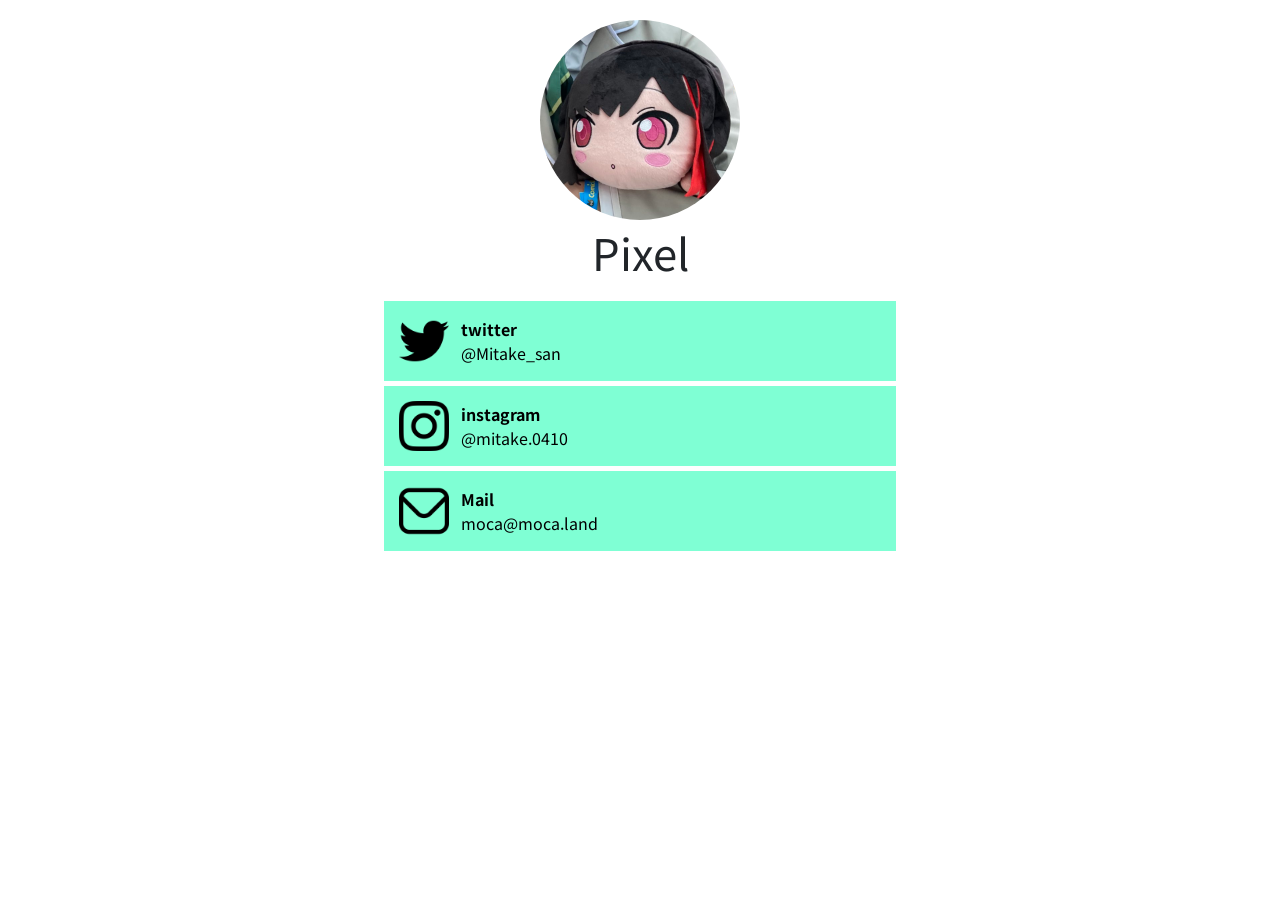
<file: index.html>
<!DOCTYPE html>
<html lang="ko">
<head>
  <meta charset="utf-8">
  <meta name="viewport" content="width=device-width, initial-scale=1.0">
  <title>Profile</title>
  <link rel="preconnect" href="https://fonts.googleapis.com">
  <link rel="preconnect" href="https://fonts.gstatic.com" crossorigin>
  <link rel="stylesheet" href="https://fonts.googleapis.com/css2?family=Noto+Sans+KR:wght@400;700&display=swap">
  <link rel="stylesheet" href="style.css">
</head>
<body>
  <header class="profile">
    <img src="img/IMG_2722.JPG" width="200" height="200" alt="Pixel 프로필 사진" class="avatar">
    <h1 class="nickname">Pixel</h1>
  </header>
  <main>
    <a class="link" href="https://twitter.com/Mitake_san">
      <img src="img/icon-twitter.png" width="50" height="50" alt="" class="icon">
      <span class="label"><b>twitter</b><span>@Mitake_san</span></span>
    </a>
    <a class="link" href="https://instagram.com/mitake.0410">
      <img src="img/icon-instagram.png" width="50" height="50" alt="" class="icon">
      <span class="label"><b>instagram</b><span>@mitake.0410</span></span>
    </a>
    <a class="link" href="mailto:moca@moca.land">
      <img src="img/icon-envelope.png" width="50" height="50" alt="" class="icon">
      <span class="label"><b>Mail</b><span>moca@moca.land</span></span>
    </a>
  </main>
</body>
</html>
</file>
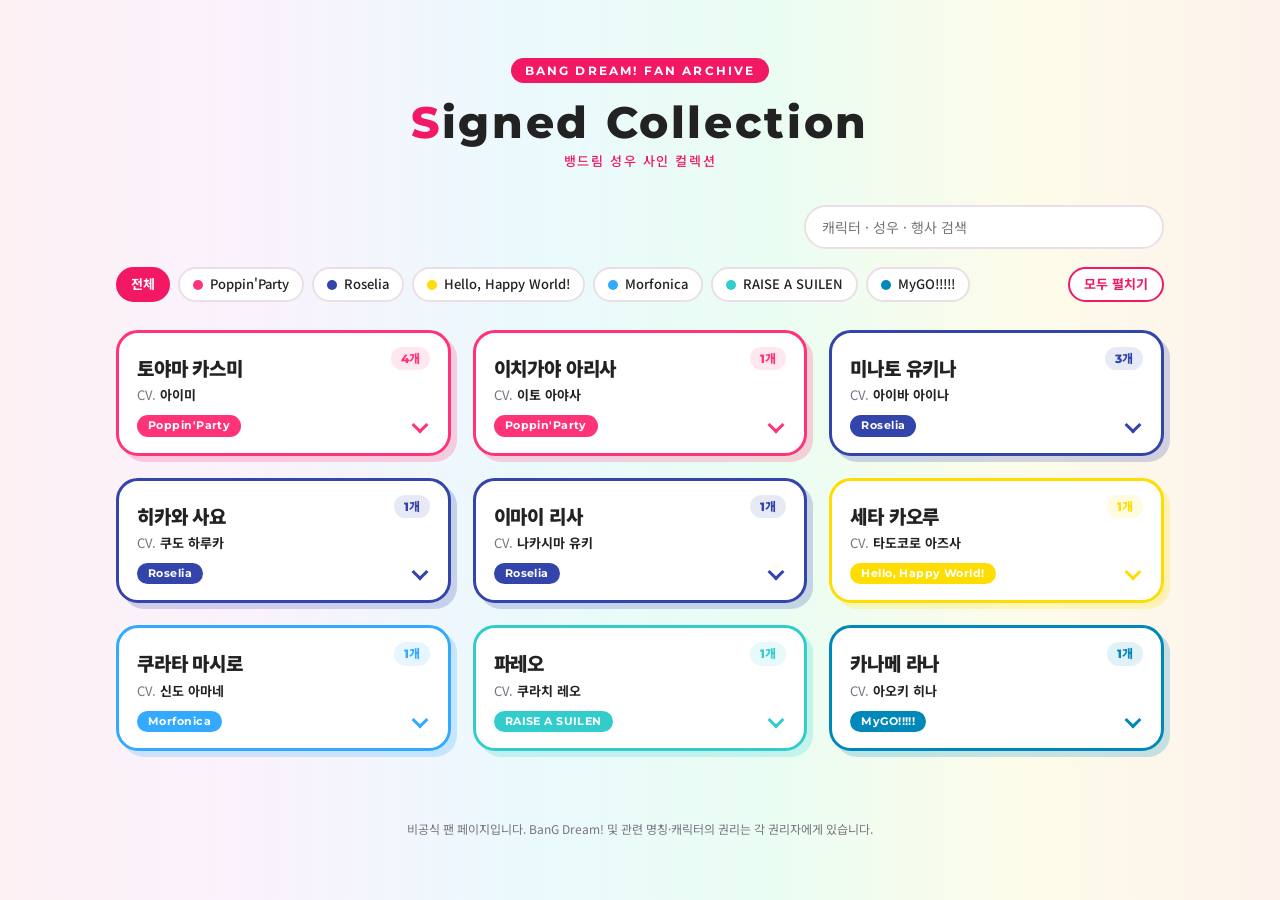
<file: bangdream-seiyu-collection/index.html>
<!doctype html>
<html lang="ko">
<head>
  <meta charset="utf-8">
  <meta name="viewport" content="width=device-width, initial-scale=1">
  <title>뱅드림 성우 사인 컬렉션</title>
  <link rel="preconnect" href="https://fonts.googleapis.com">
  <link rel="preconnect" href="https://fonts.gstatic.com" crossorigin>
  <link href="https://fonts.googleapis.com/css2?family=Montserrat:wght@500;600;700;800&family=Noto+Sans+KR:wght@400;500;700;900&display=swap" rel="stylesheet">
  <link rel="stylesheet" href="style.css">
</head>
<body>
  <header class="hero">
    <p class="eyebrow">BanG Dream! Fan Archive</p>
    <h1 class="sec-title">
      <span class="en">Signed Collection</span>
      <span class="ko">뱅드림 성우 사인 컬렉션</span>
    </h1>
  </header>

  <main>
    <div class="toolbar">
      <input id="search" class="search" type="search" placeholder="캐릭터 · 성우 · 행사 검색" aria-label="검색">
    </div>

    <div class="filter-row">
      <div class="chips" id="bandChips" aria-label="밴드 필터"></div>
      <button id="toggleAll" class="toggle-all" type="button" hidden></button>
    </div>

    <section id="view" aria-live="polite"></section>
  </main>

  <footer>
    <p>비공식 팬 페이지입니다. BanG Dream! 및 관련 명칭·캐릭터의 권리는 각 권리자에게 있습니다.</p>
  </footer>

  <dialog id="lightbox">
    <form method="dialog"><button class="close" aria-label="닫기">&times;</button></form>
    <img alt="">
    <p class="cap"></p>
  </dialog>

  <script src="data.js"></script>
  <script src="app.js"></script>
</body>
</html>
</file>
<file: style.css>
*, *::before, *::after {
  box-sizing: border-box;
}
body {
  margin: 0;
  font-family: 'Noto Sans KR', sans-serif;
  line-height: 1.5;
  color: #212529;
  background-color: white;
}
.profile {
  margin: 20px auto 16px;
  text-align: center;
}
.avatar {
  display: block;
  margin: 0 auto;
  border-radius: 50%;
}
.nickname {
  margin: 0;
  font-size: calc(2vw + 18px);
  font-weight: 400;
}
.link {
  display: flex;
  align-items: center;
  gap: 12px;
  width: 80%;
  max-width: 512px;
  min-height: 80px;
  margin: 0 auto 5px;
  padding: 8px 15px;
  background-color: aquamarine;
  color: black;
  text-decoration: none;
}
.link:hover {
  filter: brightness(0.95);
}
.link:focus-visible {
  outline: 3px solid black;
  outline-offset: -3px;
}
.icon {
  flex-shrink: 0;
}
.label {
  display: flex;
  flex-direction: column;
  min-width: 0;
  overflow-wrap: anywhere;
}
</file>
<file: bangdream-seiyu-collection/style.css>
/* 분위기 참고: bang-dream.com (파스텔 그라데이션 / 핫핑크 포인트 / 굵은 영문 타이틀 / 별 장식) */
:root {
  --text: #222;
  --muted: #7a7280;
  --pink: #f31864;
  --pink-soft: #f56496;
  --line: #eadfe6;
  --surface: #fff;
  --chip: #fbeff4;
  --en: "Montserrat", "Noto Sans KR", "Malgun Gothic", sans-serif;
  --ko: "Noto Sans KR", "Pretendard", "Malgun Gothic", system-ui, sans-serif;
}

* { box-sizing: border-box; }
html { -webkit-text-size-adjust: 100%; }
body {
  margin: 0;
  min-height: 100vh;
  color: var(--text);
  font-family: var(--ko);
  line-height: 1.6;
  background: linear-gradient(90deg, #fdf1f4, #faf2fd, #ebf9fd, #eafdf3, #fdfcea, #fdf2ec) fixed;
  position: relative;
  overflow-x: hidden;
}

/* ───── 공통 섹션 타이틀 (영문 + 한글 부제) ───── */
.sec-title { margin: 0; display: flex; flex-direction: column; line-height: 1.15; }
.sec-title .en {
  font-family: var(--en); font-weight: 800; letter-spacing: .06em;
  font-size: clamp(26px, 6vw, 44px); color: var(--text);
}
.sec-title .ko { margin-top: 6px; font-size: 13px; font-weight: 500; color: var(--pink); letter-spacing: .12em; }
.sec-title .en::first-letter { color: var(--pink); }

/* ───── hero ───── */
.hero { padding: 56px 16px 28px; text-align: center; }
.hero .sec-title { align-items: center; }
.eyebrow {
  display: inline-block; margin: 0 0 14px; padding: 3px 14px;
  font-family: var(--en); font-size: 12px; font-weight: 700; letter-spacing: .18em; text-transform: uppercase;
  color: #fff; background: var(--pink); border-radius: 999px;
}

/* ───── toolbar ───── */
main { max-width: 1080px; margin: 0 auto; padding: 0 16px 56px; }
.toolbar { display: flex; gap: 12px; flex-wrap: wrap; align-items: center; justify-content: flex-end; margin-top: 8px; }
.search {
  flex: 1 1 220px; min-width: 0; max-width: 360px;
  padding: 9px 16px; font: inherit; font-size: 14px; color: var(--text);
  background: var(--surface); border: 2px solid var(--line); border-radius: 999px;
}
.search:focus { border-color: var(--pink); outline: none; }
.chip:focus-visible, .thumb:focus-visible { outline: 3px solid var(--pink-soft); outline-offset: 2px; }

.filter-row { display: flex; flex-wrap: wrap; align-items: center; justify-content: space-between; gap: 10px 16px; margin: 18px 0 28px; }
.chips { display: flex; flex-wrap: wrap; gap: 8px; }
.toggle-all {
  padding: 5px 14px; font: inherit; font-size: 13px; font-weight: 700;
  color: var(--pink); background: var(--surface);
  border: 2px solid var(--pink); border-radius: 999px; cursor: pointer;
}
.toggle-all:hover { background: var(--pink); color: #fff; }
.toggle-all:focus-visible { outline: 3px solid var(--pink-soft); outline-offset: 2px; }
.toggle-all[hidden] { display: none; }
.chip {
  display: inline-flex; align-items: center; gap: 7px;
  padding: 5px 13px; font: inherit; font-size: 13px; font-weight: 500;
  color: var(--text); background: var(--surface);
  border: 2px solid var(--line); border-radius: 999px; cursor: pointer;
  transition: transform .15s, border-color .15s;
}
.chip:hover { transform: translateY(-2px); border-color: var(--c, var(--pink-soft)); }
.chip i { width: 10px; height: 10px; border-radius: 50%; background: var(--c, var(--muted)); }
.chip[aria-pressed="true"] { background: var(--c, var(--pink)); border-color: var(--c, var(--pink)); color: #fff; font-weight: 700; }
.chip[aria-pressed="true"] i { background: #fff; }

/* ───── actor cards ───── */
.grid { display: grid; grid-template-columns: repeat(auto-fill, minmax(300px, 1fr)); gap: 22px; align-items: start; }
.card {
  position: relative;
  background: var(--surface);
  border: 3px solid var(--c);
  border-radius: 22px;
  padding: 20px 18px 16px;
  box-shadow: 6px 6px 0 color-mix(in srgb, var(--c) 22%, transparent);
  transition: transform .2s, box-shadow .2s;
}
.card:hover { transform: translate(-2px, -2px); box-shadow: 8px 8px 0 color-mix(in srgb, var(--c) 28%, transparent); }
/* 접기/펼치기 헤더 */
.card > summary { position: relative; list-style: none; cursor: pointer; padding-right: 28px; border-radius: 12px; }
.card > summary::-webkit-details-marker { display: none; }
.card > summary::after {
  content: ""; position: absolute; right: 4px; bottom: 6px;
  width: 9px; height: 9px;
  border-right: 3px solid var(--c); border-bottom: 3px solid var(--c);
  transform: rotate(45deg); transition: transform .2s;
}
.card[open] > summary::after { transform: rotate(-135deg); bottom: 2px; }
.card > summary:focus-visible { outline: 3px solid var(--pink-soft); outline-offset: 4px; }
.card h3 { margin: 0; font-size: 19px; font-weight: 900; letter-spacing: -.01em; }
.card .sub { margin: 2px 0 0; font-size: 13px; color: var(--muted); }
.card .sub b { color: var(--text); font-weight: 700; }
.band {
  display: inline-block; margin-top: 9px; padding: 2px 11px;
  font-family: var(--en); font-size: 11px; font-weight: 700; letter-spacing: .04em;
  border-radius: 999px; color: #fff; background: var(--c);
}
.count {
  position: absolute; right: 0; top: -6px;
  font-family: var(--en); font-weight: 800; font-size: 12px;
  padding: 2px 10px; border-radius: 999px; color: var(--c); background: color-mix(in srgb, var(--c) 12%, #fff);
}

.signs { list-style: none; margin: 14px 0 0; padding: 0; display: grid; gap: 10px; }
.sign { display: flex; gap: 12px; align-items: center; padding-top: 10px; border-top: 2px dotted color-mix(in srgb, var(--c) 35%, #fff); }
.thumb {
  flex: none; width: 56px; height: 56px; border-radius: 14px; overflow: hidden; padding: 0;
  display: grid; place-items: center;
  border: 2px dashed color-mix(in srgb, var(--c) 40%, #fff); background: color-mix(in srgb, var(--c) 8%, #fff);
}
button.thumb { cursor: zoom-in; border-style: solid; border-color: var(--c); }
.thumb img { width: 100%; height: 100%; object-fit: cover; display: block; }
.sign-body { min-width: 0; }
.sign-title { font-size: 14px; font-weight: 700; word-break: keep-all; }
.sign-meta { font-size: 12px; color: var(--muted); }

.tag { display: inline-block; margin: 3px 4px 0 0; padding: 1px 9px; font-size: 11px; font-weight: 700; border-radius: 6px; background: var(--chip); color: var(--muted); }

.empty { text-align: center; color: var(--muted); padding: 64px 0; }

footer { text-align: center; color: var(--muted); font-size: 12px; padding: 0 16px 40px; }
footer code { background: rgba(255, 255, 255, .8); padding: 1px 6px; border-radius: 5px; }

/* ───── lightbox ───── */
dialog { border: 0; padding: 0; background: transparent; max-width: min(92vw, 720px); overflow: visible; }
dialog::backdrop { background: rgba(40, 10, 24, .75); }
dialog img { display: block; max-width: 100%; max-height: 80vh; margin: 0 auto; border-radius: 16px; border: 4px solid #fff; }
dialog .cap { color: #fff; text-align: center; font-size: 14px; margin: 10px 0 0; }
dialog .close { position: absolute; right: -6px; top: -6px; width: 38px; height: 38px; border: 0; border-radius: 50%; background: var(--pink); color: #fff; font-size: 24px; line-height: 1; cursor: pointer; z-index: 2; }

@media (max-width: 520px) {
  .hero { padding-top: 40px; }
  .grid { grid-template-columns: 1fr; }
  .search { max-width: none; }
}

/* ═════════ 내 컬렉션 관리 / 입력 폼 ═════════ */
[hidden] { display: none !important; }

.mode { display: inline-flex; margin-top: 20px; padding: 3px; background: var(--surface); border: 2px solid var(--line); border-radius: 999px; }
.mode button {
  border: 0; background: transparent; color: var(--muted);
  padding: 6px 16px; border-radius: 999px; font: inherit; font-size: 13px; font-weight: 700; cursor: pointer;
}
.mode button[aria-pressed="true"] { background: var(--text); color: #fff; }
.mode button:focus-visible { outline: 3px solid var(--pink-soft); outline-offset: 2px; }

.banner {
  margin: 8px 0 4px; padding: 10px 16px; font-size: 13px; font-weight: 500;
  background: rgba(255, 255, 255, .7); border: 2px dashed var(--pink-soft); border-radius: 14px;
}

.manage { display: flex; flex-wrap: wrap; align-items: center; gap: 8px; margin: 8px 0 4px; }
.manage-note { flex-basis: 100%; margin: 4px 0 0; font-size: 12px; color: var(--muted); }
.manage-note.warn { color: #b3261e; font-weight: 700; }

/* 버튼 */
.btn {
  padding: 7px 18px; font: inherit; font-size: 14px; font-weight: 700; cursor: pointer;
  color: #fff; background: var(--pink); border: 2px solid var(--pink); border-radius: 999px;
  transition: transform .15s, background .15s;
}
.btn:hover { transform: translateY(-1px); }
.btn.ghost { color: var(--pink); background: var(--surface); }
.btn.ghost:hover { background: var(--chip); }
.btn.danger { color: #b3261e; background: var(--surface); border-color: #e7b4b0; }
.btn.danger:hover { background: #fdecea; }
.btn.danger-text { color: #b3261e; border-color: #e7b4b0; }
.btn.small { padding: 3px 12px; font-size: 12px; }
.btn:focus-visible, .mini:focus-visible { outline: 3px solid var(--pink-soft); outline-offset: 2px; }

.mini {
  flex: none; padding: 2px 11px; font: inherit; font-size: 12px; font-weight: 700; cursor: pointer;
  color: var(--c, var(--pink)); background: var(--surface);
  border: 1.5px solid color-mix(in srgb, var(--c, var(--pink)) 45%, #fff); border-radius: 999px;
}
.mini:hover { background: color-mix(in srgb, var(--c, var(--pink)) 10%, #fff); }
.sign .mini { margin-left: auto; }
.card-actions { display: flex; gap: 8px; justify-content: flex-end; margin-top: 14px; padding-top: 12px; border-top: 2px dotted color-mix(in srgb, var(--c) 35%, #fff); }
.event-head { display: flex; align-items: flex-start; justify-content: space-between; gap: 10px; }
.event-head .mini { color: var(--pink); }
.sign-body { flex: 1; }

/* 비어 있을 때 */
.empty-state { text-align: center; padding: 40px 16px 56px; background: rgba(255, 255, 255, .6); border: 3px dashed var(--pink-soft); border-radius: 22px; }
.empty-state .sec-title { align-items: center; }
.empty-state .sec-title .en { font-size: clamp(22px, 4.5vw, 30px); }
.empty-state p { margin: 14px 0 20px; color: var(--muted); font-size: 14px; }
.empty-actions { display: flex; flex-wrap: wrap; gap: 10px; justify-content: center; }

/* 입력 창 */
#formDialog {
  width: min(94vw, 520px); max-height: 92vh; padding: 0; overflow: auto;
  background: var(--surface); color: var(--text);
  border: 3px solid var(--pink); border-radius: 22px; box-shadow: 8px 8px 0 rgba(243, 24, 100, .2);
}
#formDialog::backdrop { background: rgba(40, 10, 24, .6); }
.form { display: flex; flex-direction: column; gap: 14px; padding: 22px 20px 18px; }
.form h2 { margin: 0; font-family: var(--en); font-weight: 800; font-size: 20px; letter-spacing: .02em; }
.field { display: flex; flex-direction: column; gap: 6px; }
.field-label { font-size: 13px; font-weight: 700; }
.hint { color: var(--muted); font-size: 12px; font-weight: 400; }
.form input[type=text], .form select {
  width: 100%; padding: 9px 12px; font: inherit; font-size: 14px; color: var(--text);
  background: #fff; border: 2px solid var(--line); border-radius: 12px;
}
.form input[type=text]:focus, .form select:focus { outline: none; border-color: var(--pink); }
.form input[type=file] { font: inherit; font-size: 13px; }
.form input[type=color] { width: 44px; height: 38px; padding: 2px; border: 2px solid var(--line); border-radius: 10px; background: #fff; cursor: pointer; }
.subgroup { display: flex; flex-direction: column; gap: 12px; padding: 14px; background: var(--chip); border-radius: 14px; }
.stack { display: flex; flex-direction: column; gap: 8px; }
.row { display: flex; gap: 8px; align-items: center; }
.row input[type=text] { flex: 1; }
.checks { display: flex; gap: 14px; flex-wrap: wrap; }
.check { display: inline-flex; align-items: center; gap: 6px; font-size: 14px; cursor: pointer; }
.check input { width: 16px; height: 16px; accent-color: var(--pink); }
.photo-preview, .field > img { max-width: 160px; max-height: 160px; border-radius: 12px; border: 2px solid var(--line); object-fit: cover; }
.field > .btn { align-self: flex-start; }
.form-error { margin: 0; min-height: 1.2em; color: #b3261e; font-size: 13px; font-weight: 700; }
.form-actions { display: flex; align-items: center; gap: 8px; flex-wrap: wrap; }
.spacer { flex: 1; }

/* 알림 */
.toast {
  position: fixed; left: 50%; bottom: 24px; z-index: 50; max-width: min(92vw, 420px);
  transform: translate(-50%, 20px); opacity: 0; pointer-events: none;
  padding: 10px 20px; font-size: 14px; font-weight: 700; color: #fff; background: var(--text); border-radius: 999px;
  transition: opacity .2s, transform .2s;
}
.toast.show { opacity: 1; transform: translate(-50%, 0); }
.toast.bad { background: #b3261e; }

@media (max-width: 420px) {
  .tabs { max-width: 100%; }
  .tabs button { white-space: nowrap; padding: 7px 11px; font-size: 13px; }
  .mode button { padding: 6px 12px; }
}

/* 페이지 이동 링크 (index.html <-> my.html) */
nav.mode a {
  padding: 6px 16px; border-radius: 999px; color: var(--muted);
  font-size: 13px; font-weight: 700; text-decoration: none; white-space: nowrap;
}
nav.mode a:hover { color: var(--text); background: var(--chip); }
nav.mode a[aria-current="page"] { background: var(--text); color: #fff; }
nav.mode a:focus-visible { outline: 3px solid var(--pink-soft); outline-offset: 2px; }
a.btn { display: inline-block; text-decoration: none; }
@media (max-width: 420px) { nav.mode a { padding: 6px 12px; } }

/* 사인 사진 (사진이 연결된 사인에만 표시) */
.photo {
  display: block; width: 100%; margin-top: 10px; padding: 0; overflow: hidden; cursor: zoom-in;
  background: var(--chip); border: 2px solid color-mix(in srgb, var(--c) 35%, #fff); border-radius: 14px;
}
.photo { aspect-ratio: 1 / 1; }   /* 사진 비율과 관계없이 같은 크기의 정사각형 틀 */
.photo img { display: block; width: 100%; height: 100%; object-fit: cover; object-position: center; }   /* 틀을 꽉 채워서 모든 사진이 같은 크기로 보이게 (넘치는 부분은 잘림, 확대하면 전체가 보임) */
.photo:focus-visible { outline: 3px solid var(--pink-soft); outline-offset: 2px; }
</file>
